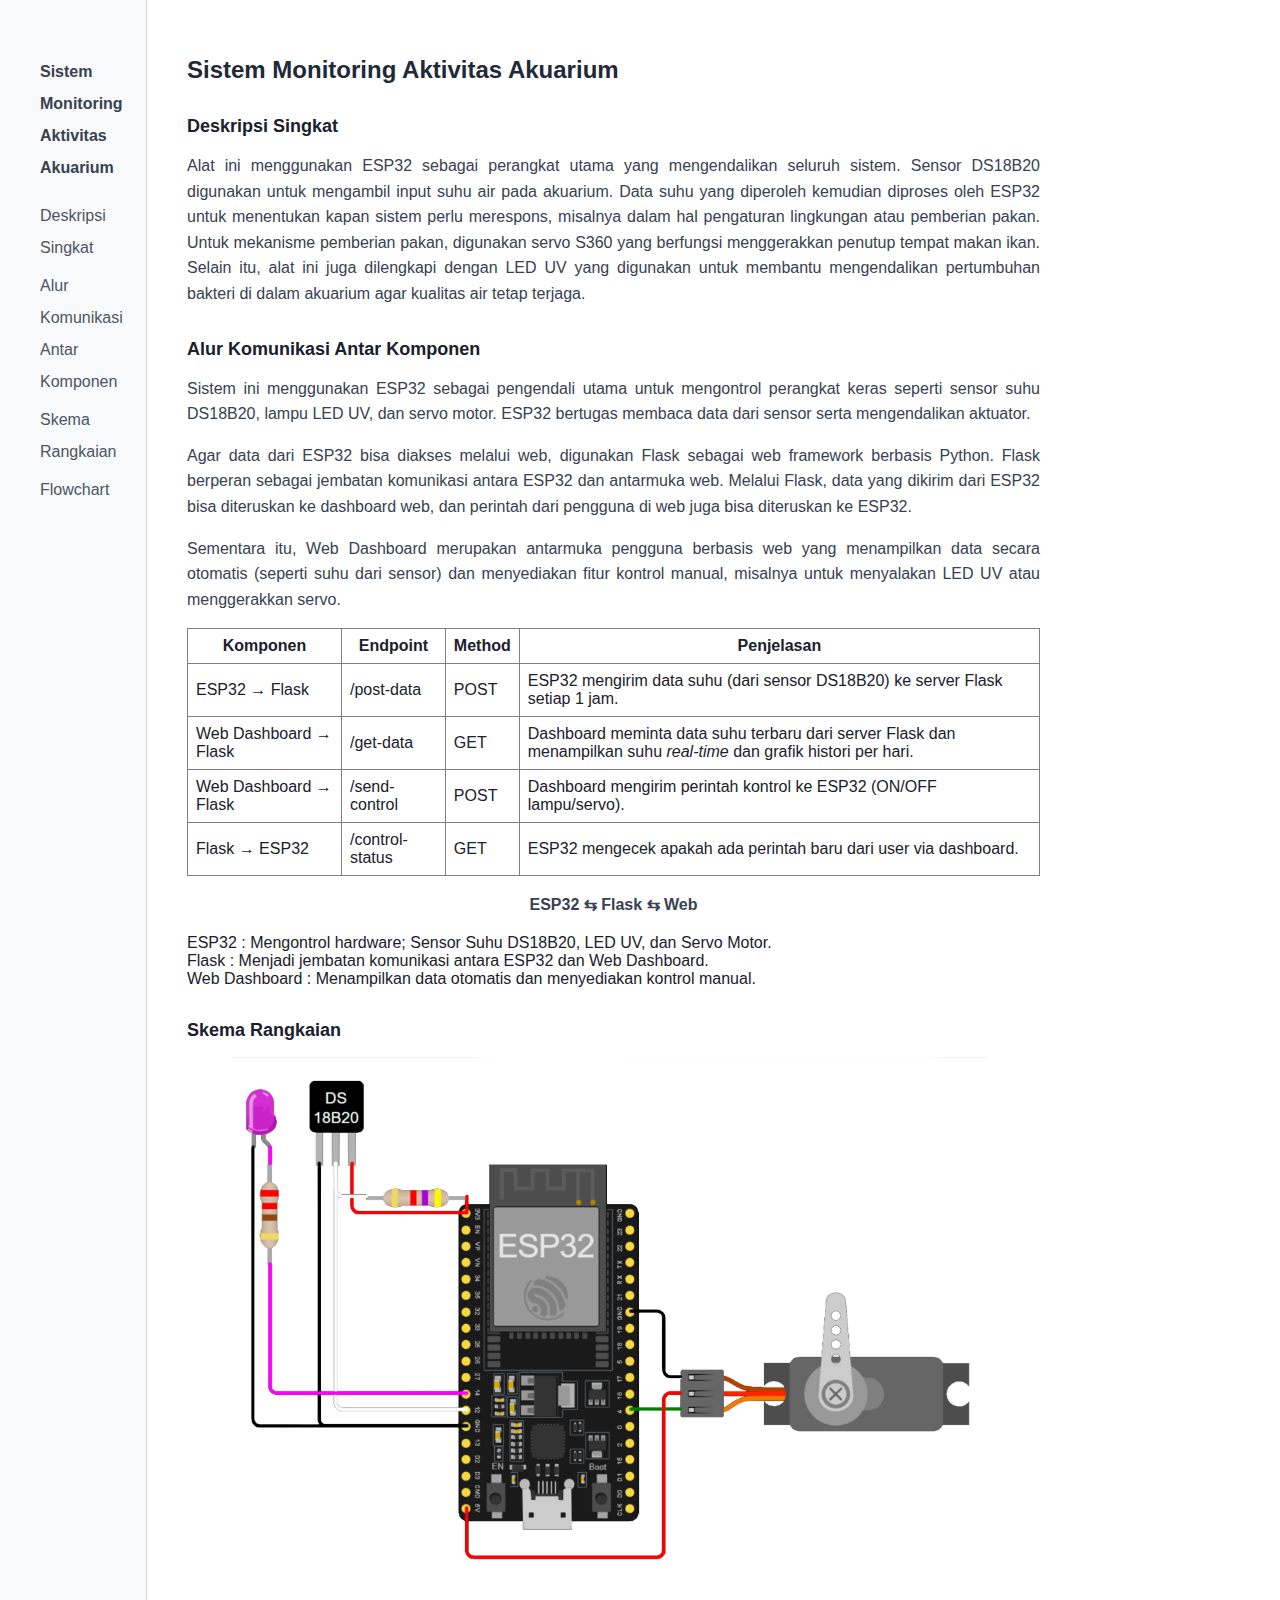
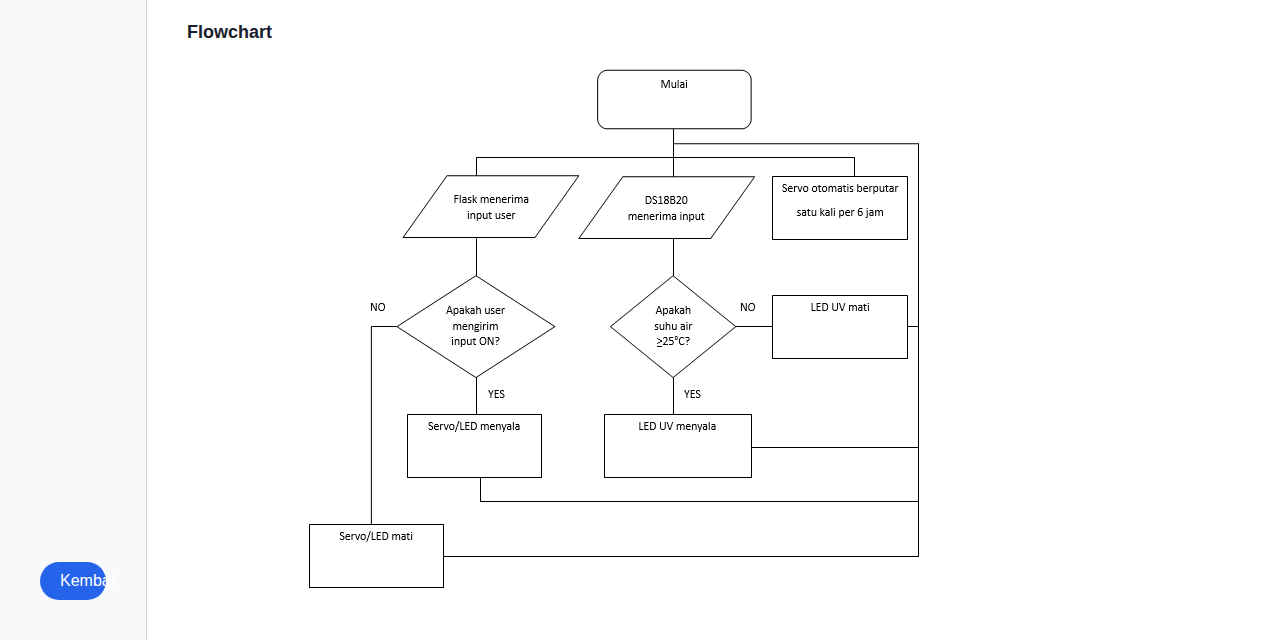
<file: templates/about.html>
<!DOCTYPE html>
<html lang="en">
  <head>
    <meta charset="UTF-8" />
    <meta name="viewport" content="width=device-width, initial-scale=1" />
    <title>About</title>
    <link rel="stylesheet" href="/static/about.css" />
    <link rel="stylesheet" href="https://cdnjs.cloudflare.com/ajax/libs/font-awesome/5.15.3/css/all.min.css" />
    <style>
      html {
        scroll-behavior: smooth;
      }
    </style>
  </head>
  <body>
    <div class="container">
      <nav class="sidebar" aria-label="Sidebar Navigation">
        <div class="section">
          <p class="section-title">Sistem Monitoring Aktivitas Akuarium</p>
          <ul>
            <li><a href="#deskripsi">Deskripsi Singkat</a></li>
            <li><a href="#alur">Alur Komunikasi Antar Komponen</a></li>
            <li><a href="#skema">Skema Rangkaian</a></li>
            <li><a href="#flowchart">Flowchart</a></li>
          </ul>
        </div>
        <div class="back-button-container">
          <li><a href="/" class="back-button">Kembali</a></li>
        </div>
      </nav>
      <main class="main-content">
        <h1>Sistem Monitoring Aktivitas Akuarium</h1>
        <section id="deskripsi">
          <h2>Deskripsi Singkat</h2>
          <p class="justify">
            Alat ini menggunakan ESP32 sebagai perangkat utama yang mengendalikan seluruh sistem. Sensor DS18B20 digunakan untuk mengambil input suhu air pada akuarium.
            Data suhu yang diperoleh kemudian diproses oleh ESP32 untuk menentukan kapan sistem perlu merespons, misalnya dalam hal pengaturan lingkungan atau pemberian pakan.
            Untuk mekanisme pemberian pakan, digunakan servo S360 yang berfungsi menggerakkan penutup tempat makan ikan.
            Selain itu, alat ini juga dilengkapi dengan LED UV yang digunakan untuk membantu mengendalikan pertumbuhan bakteri di dalam akuarium agar kualitas air tetap terjaga.
          </p>
        </section>
        <section id="alur">
          <h2>Alur Komunikasi Antar Komponen</h2>
          <p class="justify">
            Sistem ini menggunakan ESP32 sebagai pengendali utama untuk mengontrol perangkat keras seperti sensor suhu DS18B20, lampu LED UV, dan servo motor.
            ESP32 bertugas membaca data dari sensor serta mengendalikan aktuator.
          </p>
          <div class="space"></div>
          <p class="justify">
            Agar data dari ESP32 bisa diakses melalui web, digunakan Flask sebagai web framework berbasis Python.
            Flask berperan sebagai jembatan komunikasi antara ESP32 dan antarmuka web.
            Melalui Flask, data yang dikirim dari ESP32 bisa diteruskan ke dashboard web, dan perintah dari pengguna di web juga bisa diteruskan ke ESP32.
          </p>
          <div class="space"></div>
          <p class="justify">
            Sementara itu, Web Dashboard merupakan antarmuka pengguna berbasis web yang menampilkan data secara otomatis
            (seperti suhu dari sensor) dan menyediakan fitur kontrol manual, misalnya untuk menyalakan LED UV atau menggerakkan servo.
          </p>
          <table border="1" cellpadding="8" cellspacing="0" style="border-collapse: collapse; width: 100%;">
            <thead>
              <tr>
                <th>Komponen</th>
                <th>Endpoint</th>
                <th>Method</th>
                <th>Penjelasan</th>
              </tr>
            </thead>
            <tbody>
              <tr>
                <td>ESP32 → Flask</td>
                <td>/post-data</td>
                <td>POST</td>
                <td>ESP32 mengirim data suhu (dari sensor DS18B20) ke server Flask setiap 1 jam.</td>
              </tr>
              <tr>
                <td>Web Dashboard → Flask</td>
                <td>/get-data</td>
                <td>GET</td>
                <td>Dashboard meminta data suhu terbaru dari server Flask dan menampilkan suhu <i>real-time</i> dan grafik histori per hari.</td>
              </tr>
              <tr>
                <td>Web Dashboard → Flask</td>
                <td>/send-control</td>
                <td>POST</td>
                <td>Dashboard mengirim perintah kontrol ke ESP32 (ON/OFF lampu/servo).</td>
              </tr>
              <tr>
                <td>Flask → ESP32</td>
                <td>/control-status</td>
                <td>GET</td>
                <td>ESP32 mengecek apakah ada perintah baru dari user via dashboard.</td>
              </tr>
            </tbody>
          </table>
          <p class="justify">
            <p class="center">ESP32 ⇆ Flask ⇆ Web</p>
            ESP32 : Mengontrol hardware; Sensor Suhu DS18B20, LED UV, dan Servo Motor.
            <br />
            Flask : Menjadi jembatan komunikasi antara ESP32 dan Web Dashboard.
            <br />
            Web Dashboard : Menampilkan data otomatis dan menyediakan kontrol manual.
          </p>
        </section>
        <section id="skema">
          <h2>Skema Rangkaian</h2>
          <div class="circuit">
            <img src="/static/images/rangkaian.png" />
          </div>
        </section>
        <section id="flowchart">
          <h2>Flowchart</h2>
          <div class="flowchart">
            <img src="/static/images/flowchart.png" />
          </div>
        </section>
      </main>
    </div>
  </body>
</html>
</file>
<file: static/about.css>
body {
  margin: 0;
  font-family: Arial, sans-serif;
  background-color: #ffffff;
  color: #1a202c;
}

.container {
  display: flex;
  max-width: 7000px;
  margin-right: 200px;
  margin-left: 0px;
  min-height: 100vh;
}

.sidebar {
  width: 270px;
  background-color: #f8f9fa;
  border-right: 1px solid #d1d5db;
  padding: 40px;
  overflow-y: auto;

  display: flex;
  flex-direction: column;
  justify-content: space-between;
}

.section {
  margin-bottom: 24px;
  line-height: 2;
}

.section-title {
  font-weight: bold;
  color: #374151;
  margin-bottom: 10px;
}

.sidebar ul {
  list-style: none;
  padding-left: 0;
}

.sidebar ul li {
  margin-bottom: 6px;
}

.sidebar a {
  text-decoration: none;
  color: #4b5563;
}

.sidebar a:hover {
  text-decoration: underline;
}

.main-content {
  flex: 1;
  padding: 40px;
  max-width: 100%;
}

.main-content h1 {
  font-size: 24px;
  font-weight: bold;
  color: #1f2937;
  margin-bottom: 24px;
}

.main-content h2 {
  font-size: 18px;
  font-weight: bold;
  margin-top: 32px;
  margin-bottom: 16px;
}

.main-content p {
  color: #374151;
  line-height: 1.6;
  margin-bottom: 16px;
}

.main-content ul {
  padding-left: 20px;
  margin-bottom: 16px;
}

.main-content ul li {
  margin-bottom: 8px;
  list-style-type: disc;
}

code {
  background-color: #f3f4f6;
  padding: 2px 6px;
  border-radius: 4px;
  font-family: monospace;
  font-size: 14px;
}

.justify {
  text-align: justify;
}

.center {
  text-align: center;
  font-weight: bolder;
}

.space {
  margin-bottom: 10px;
}

.circuit {
  display: flex;
  justify-content: center;
  align-items: center;
}

.circuit img {
  width: 853px;
  height: 533px;
  border-radius: 50px;
}

.flowchart {
  display: flex;
  justify-content: center;
  align-items: center;
}

.flowchart img {
  width: 630px;
  height: 541px;
}

.back-button-container {
  margin-top: auto;
  color: #f8f9fa;
}

.back-button {
  display: block;
  text-align: center;
  padding: 10px 20px;
  background-color: #2563eb;
  color: white !important;
  border-radius: 50px;
  text-decoration: none;
  transition: background-color 0.3s;
}

.back-button:hover {
  background-color: #1e40af;
}
</file>
